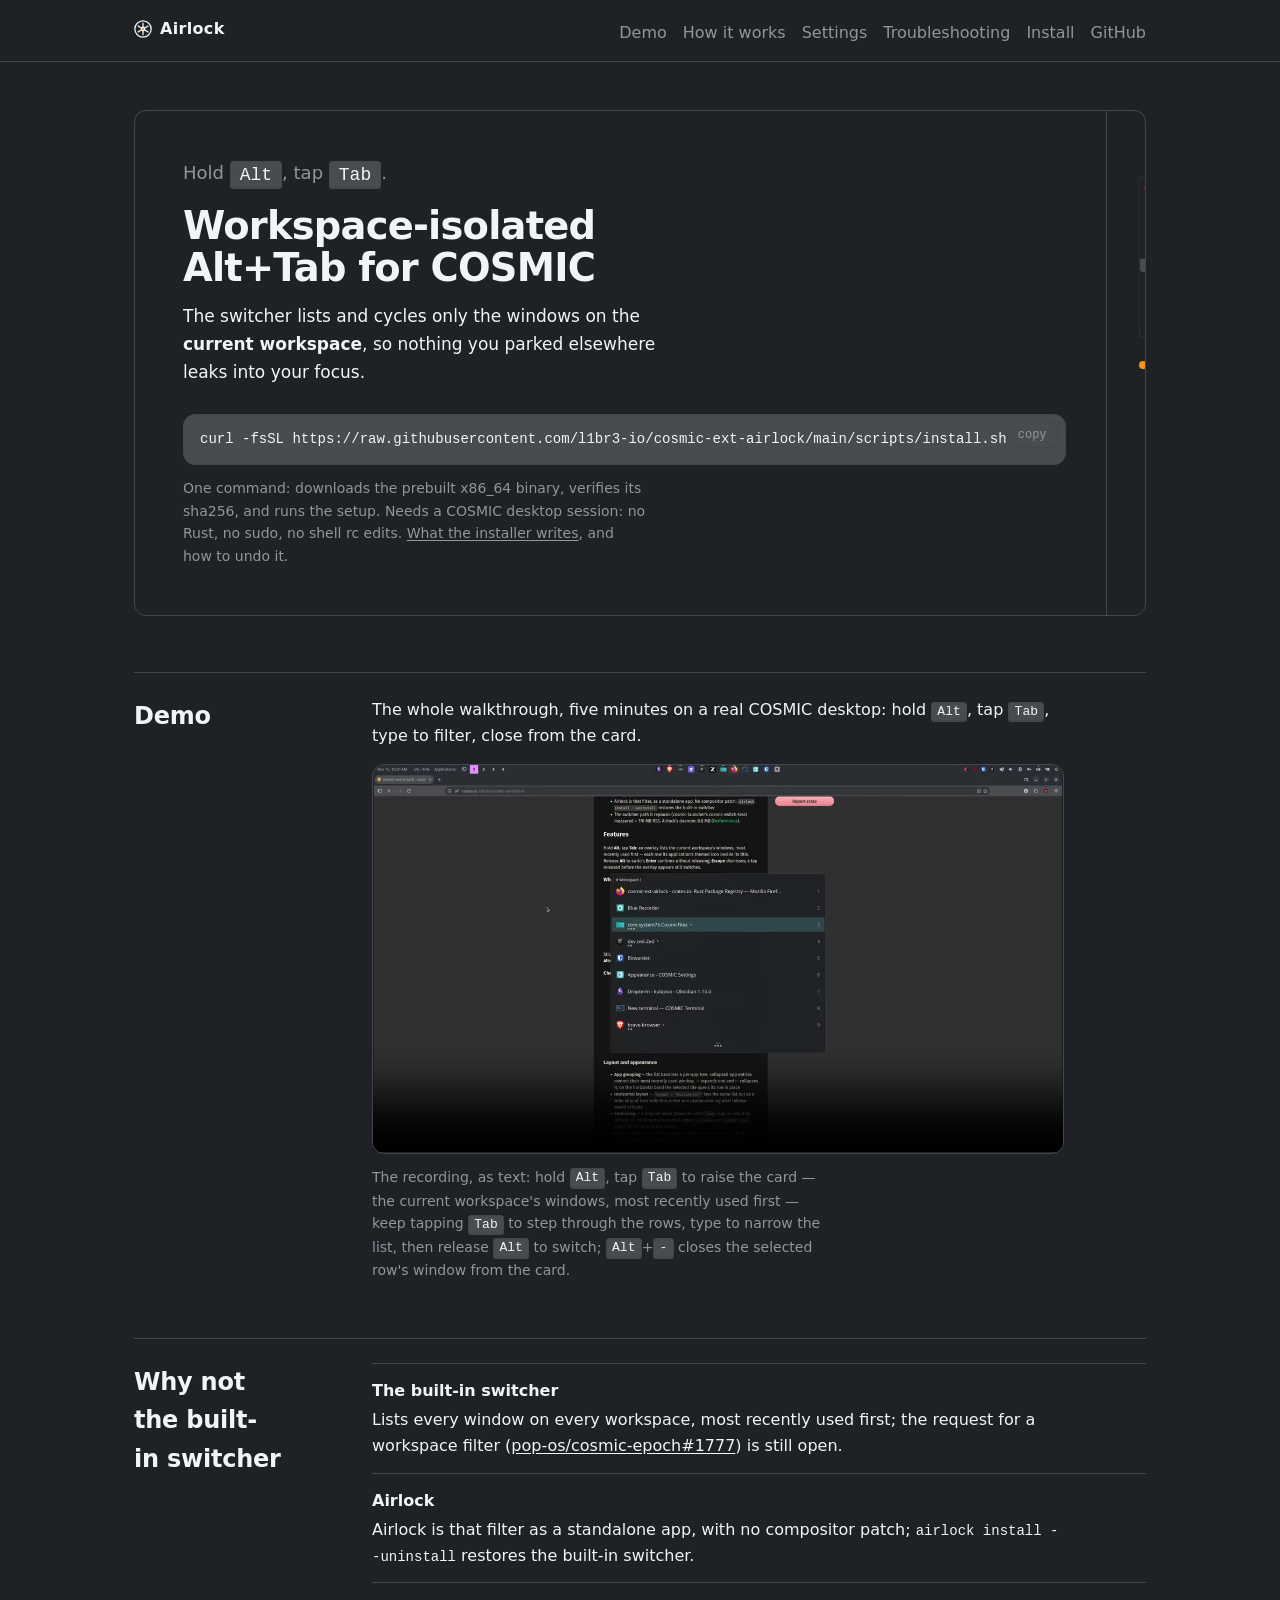
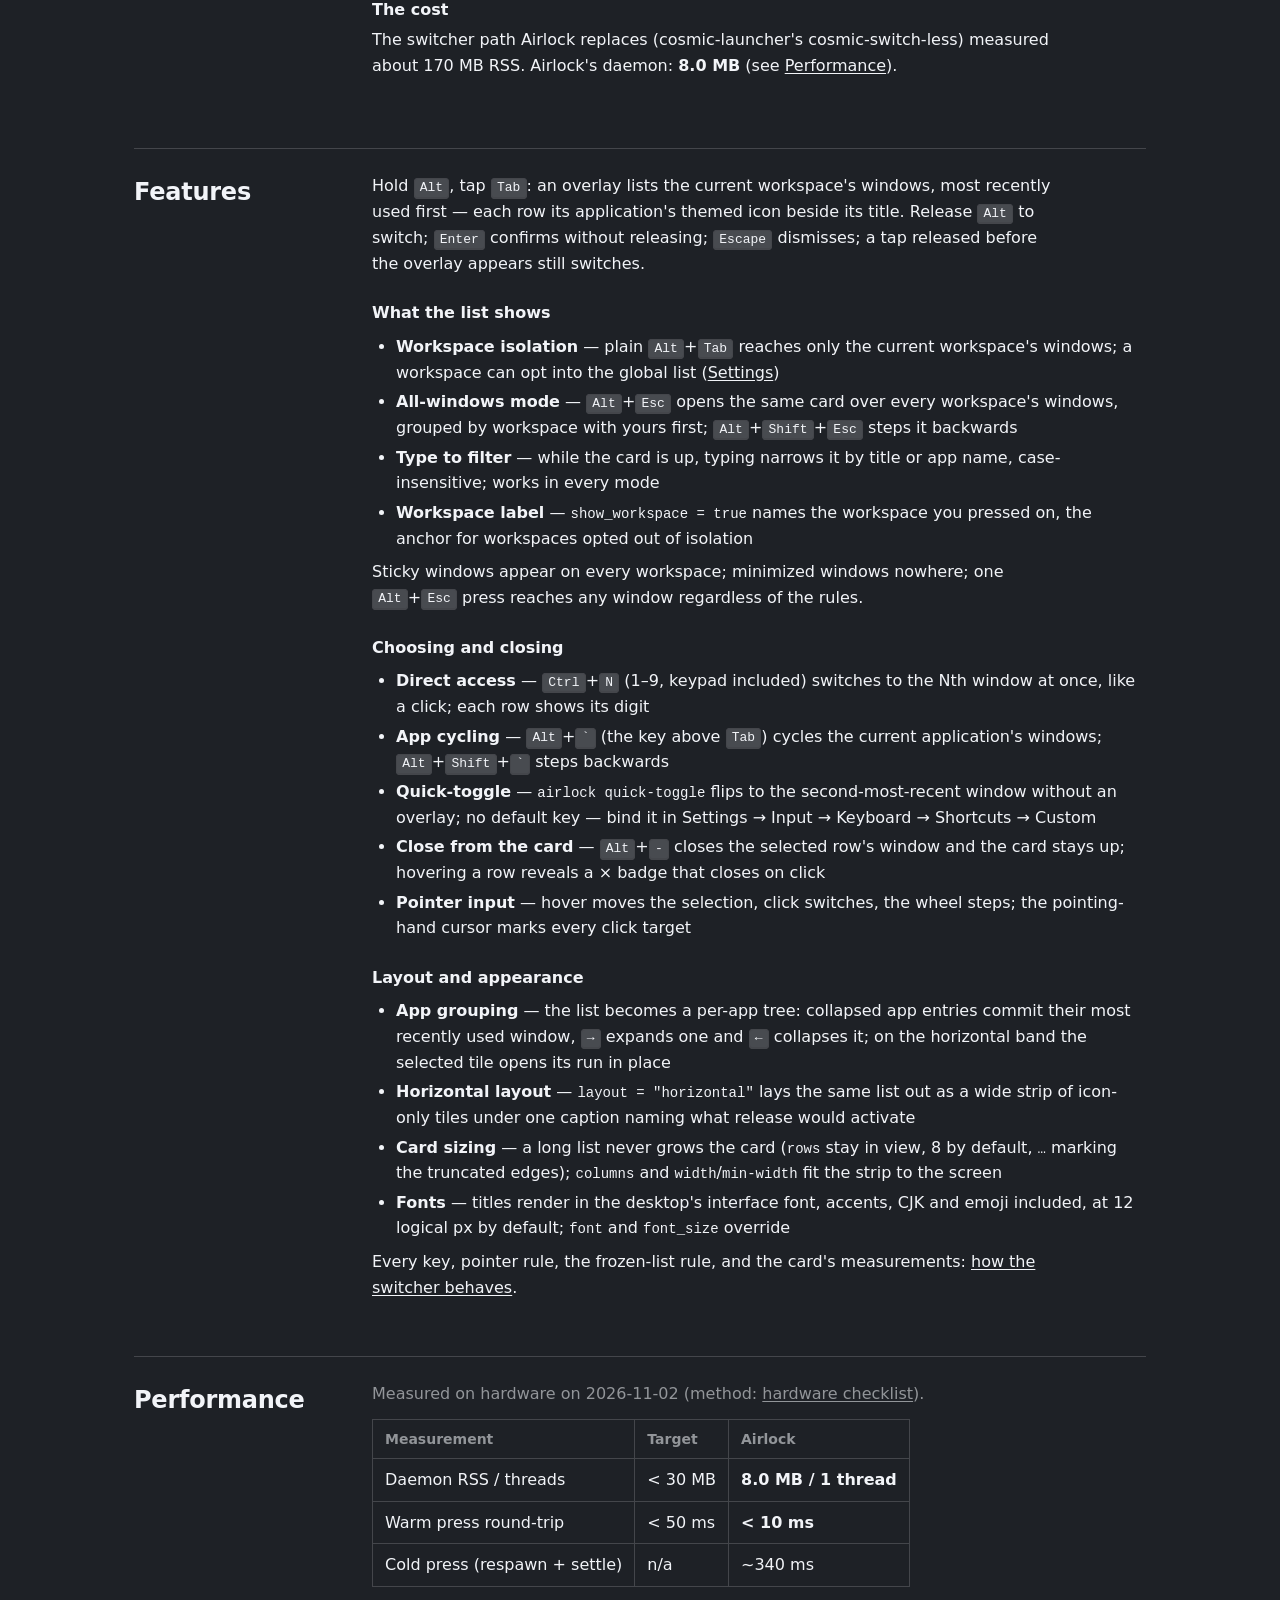
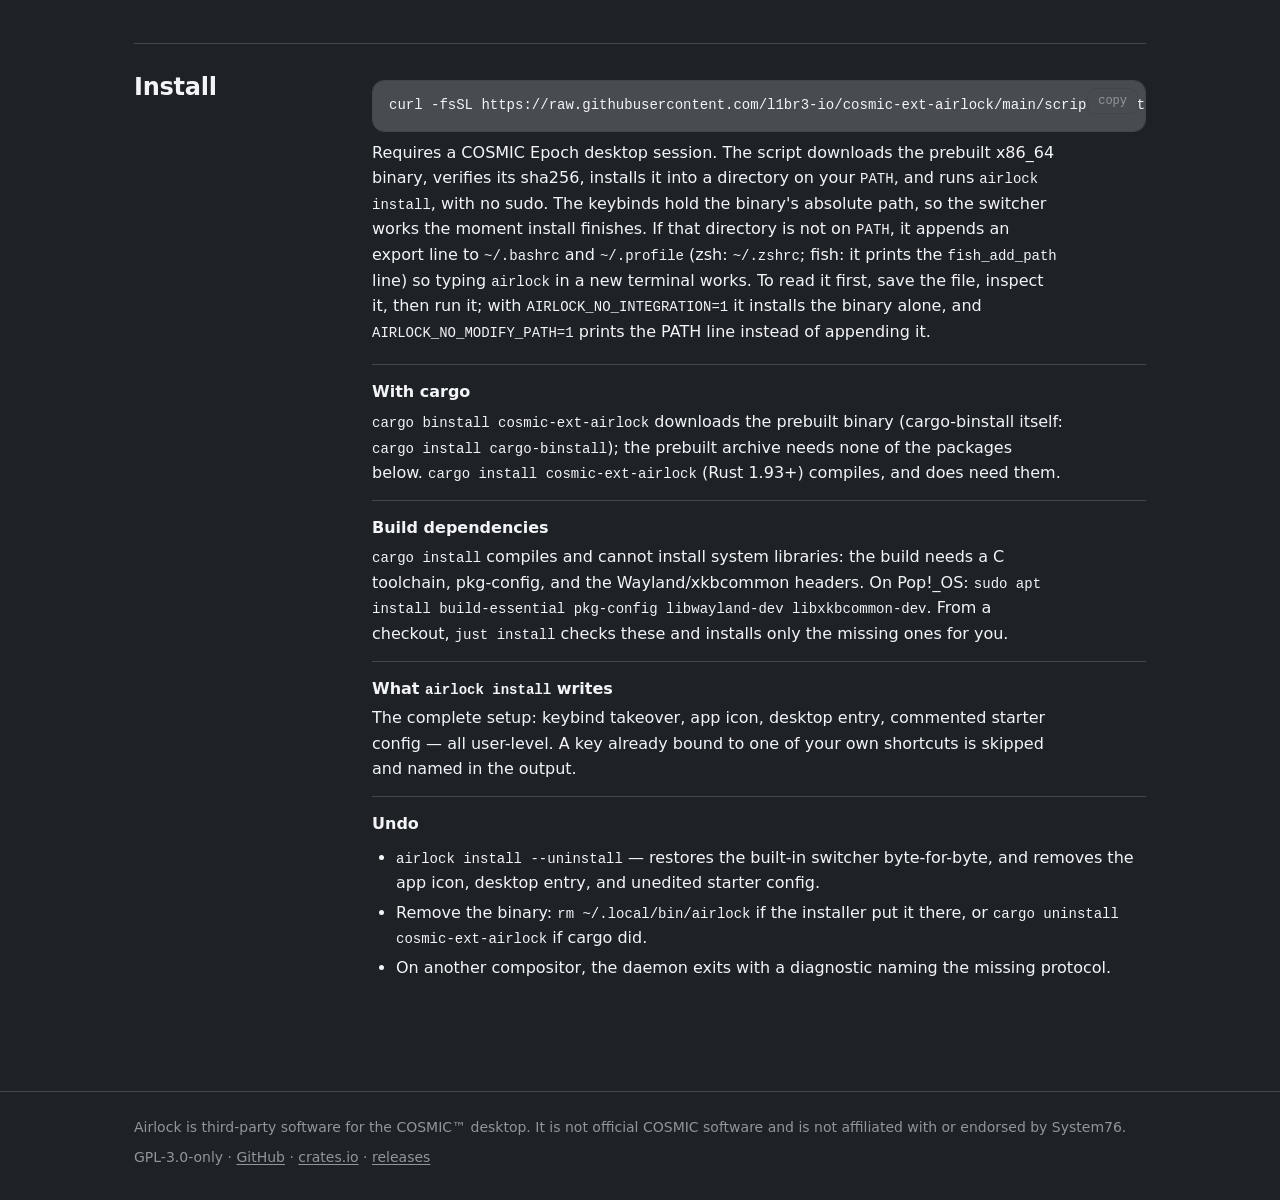
<file: site/index.html>
<!DOCTYPE html>
<html lang="en">
<head>
<meta charset="utf-8">
<meta name="viewport" content="width=device-width, initial-scale=1">
<meta name="theme-color" content="#1E2126">
<title>Airlock · Workspace-isolated Alt+Tab for COSMIC</title>
<meta name="description" content="Workspace-isolated Alt+Tab for the COSMIC desktop: the switcher lists and cycles only the windows on the current workspace, so nothing you parked elsewhere leaks into your focus.">
<link rel="icon" href="assets/favicon.svg" type="image/svg+xml">
<link rel="stylesheet" href="assets/style.css">
</head>
<body class="home">
<header>
  <div class="wrap">
    <a class="brand" href="index.html"><img src="assets/favicon.svg" width="18" height="18" alt="">Airlock</a>
    <nav>
      <a href="#demo">Demo</a>
      <a href="how-it-works.html">How it works</a>
      <a href="settings.html">Settings</a>
      <a href="troubleshooting.html">Troubleshooting</a>
      <a href="#install">Install</a>
      <a href="https://github.com/l1br3-io/cosmic-ext-airlock">GitHub</a>
    </nav>
  </div>
</header>
<main>
  <div class="wrap">
    <section class="hero">
      <div class="hero-copy">
        <p class="gesture">Hold <kbd>Alt</kbd>, tap <kbd>Tab</kbd>.</p>
        <h1>Workspace-isolated Alt+Tab for COSMIC</h1>
        <p class="lede">The switcher lists and cycles only the windows on the
        <strong>current workspace</strong>, so nothing you parked elsewhere
        leaks into your focus.</p>
        <div class="quick-install">
          <div class="cmd"><pre><code class="language-bash">curl -fsSL https://raw.githubusercontent.com/l1br3-io/cosmic-ext-airlock/main/scripts/install.sh | sh</code></pre><button class="copy" type="button" aria-label="Copy the install command">copy</button></div>
          <p class="fine">One command: downloads the prebuilt x86_64 binary,
          verifies its sha256, and runs the setup. Needs a COSMIC desktop
          session: no Rust, no sudo, no shell rc edits.
          <a href="#install">What the installer writes</a>, and how to
          undo it.</p>
        </div>
      </div>
      <figure class="hero-card">
        <img src="assets/overlay-card.png" width="316" height="584"
             alt="Airlock's Alt+Tab overlay with grouping on: a dark rounded card listing apps as entries — chevron, window-count pips, and a Ctrl digit per app — the selected app expanded to its window titles, ellipsis row below">
        <figcaption><span class="hub" aria-hidden="true"></span><span>Grouped
        by app: one entry per app, expanded to its windows
        (<code>grouping = true</code>).</span></figcaption>
      </figure>
    </section>

    <section id="demo" class="row-section">
      <h2>Demo</h2>
      <div>
        <p>The whole walkthrough, five minutes on a real COSMIC desktop:
        hold <kbd>Alt</kbd>, tap <kbd>Tab</kbd>, type to filter, close from
        the card.</p>
        <figure class="demo-video">
          <video controls preload="none" loading="lazy" poster="assets/demo-poster.jpg" width="1920" height="1080">
            <source src="assets/demo.webm" type="video/webm">
            <source src="assets/demo.mp4" type="video/mp4">
            <p>The recording can't play here. Download it:
            <a href="assets/demo.webm">WebM (9.4 MB)</a> or
            <a href="assets/demo.mp4">MP4 (15 MB)</a>.</p>
          </video>
          <figcaption class="fine">The recording, as text: hold
          <kbd>Alt</kbd>, tap <kbd>Tab</kbd> to raise the card — the current
          workspace's windows, most recently used first — keep tapping
          <kbd>Tab</kbd> to step through the rows, type to narrow the list,
          then release <kbd>Alt</kbd> to switch; <kbd>Alt</kbd>+<kbd>-</kbd>
          closes the selected row's window from the card.</figcaption>
        </figure>
      </div>
    </section>

    <section id="why" class="row-section">
      <h2>Why not the built-in switcher</h2>
      <div>
        <div class="rows">
          <div class="row">
            <h3>The built-in switcher</h3>
            <p>Lists every window on every workspace, most recently used
            first; the request for a workspace filter
            (<a href="https://github.com/pop-os/cosmic-epoch/issues/1777">pop-os/cosmic-epoch#1777</a>)
            is still open.</p>
          </div>
          <div class="row">
            <h3>Airlock</h3>
            <p>Airlock is that filter as a standalone app, with no compositor
            patch; <code>airlock install --uninstall</code> restores the
            built-in switcher.</p>
          </div>
          <div class="row">
            <h3>The cost</h3>
            <p>The switcher path Airlock replaces (cosmic-launcher's
            cosmic-switch-less) measured about 170 MB RSS. Airlock's daemon:
            <strong>8.0 MB</strong> (see
            <a href="#performance">Performance</a>).</p>
          </div>
        </div>
      </div>
    </section>

    <section id="features" class="row-section">
      <h2>Features</h2>
      <div>
        <p>Hold <kbd>Alt</kbd>, tap <kbd>Tab</kbd>: an overlay lists the
        current workspace's windows, most recently used first — each row its
        application's themed icon beside its title. Release <kbd>Alt</kbd> to
        switch; <kbd>Enter</kbd> confirms without releasing;
        <kbd>Escape</kbd> dismisses; a tap released before the overlay
        appears still switches.</p>

        <h3>What the list shows</h3>
        <ul>
          <li><strong>Workspace isolation</strong> — plain
          <kbd>Alt</kbd>+<kbd>Tab</kbd> reaches only the current
          workspace's windows; a workspace can opt into the global list
          (<a href="settings.html">Settings</a>)</li>
          <li><strong>All-windows mode</strong> —
          <kbd>Alt</kbd>+<kbd>Esc</kbd> opens the same card over every
          workspace's windows, grouped by workspace with yours first;
          <kbd>Alt</kbd>+<kbd>Shift</kbd>+<kbd>Esc</kbd> steps it
          backwards</li>
          <li><strong>Type to filter</strong> — while the card is up,
          typing narrows it by title or app name, case-insensitive; works
          in every mode</li>
          <li><strong>Workspace label</strong> —
          <code>show_workspace = true</code> names the workspace you
          pressed on, the anchor for workspaces opted out of isolation</li>
        </ul>
        <p>Sticky windows appear on every workspace; minimized windows
        nowhere; one <kbd>Alt</kbd>+<kbd>Esc</kbd> press reaches any window
        regardless of the rules.</p>

        <h3>Choosing and closing</h3>
        <ul>
          <li><strong>Direct access</strong> — <kbd>Ctrl</kbd>+<kbd>N</kbd>
          (1–9, keypad included) switches to the Nth window at once, like
          a click; each row shows its digit</li>
          <li><strong>App cycling</strong> — <kbd>Alt</kbd>+<kbd>`</kbd>
          (the key above <kbd>Tab</kbd>) cycles the current
          application's windows; <kbd>Alt</kbd>+<kbd>Shift</kbd>+<kbd>`</kbd>
          steps backwards</li>
          <li><strong>Quick-toggle</strong> —
          <code>airlock quick-toggle</code> flips to the second-most-recent
          window without an overlay; no default key — bind it in Settings →
          Input → Keyboard → Shortcuts → Custom</li>
          <li><strong>Close from the card</strong> —
          <kbd>Alt</kbd>+<kbd>-</kbd> closes the selected row's window and
          the card stays up; hovering a row reveals a × badge that closes
          on click</li>
          <li><strong>Pointer input</strong> — hover moves the selection,
          click switches, the wheel steps; the pointing-hand cursor marks
          every click target</li>
        </ul>

        <h3>Layout and appearance</h3>
        <ul>
          <li><strong>App grouping</strong> — the list becomes a per-app
          tree: collapsed app entries commit their most recently used
          window, <kbd>→</kbd> expands one and <kbd>←</kbd> collapses it;
          on the horizontal band the selected tile opens its run in
          place</li>
          <li><strong>Horizontal layout</strong> —
          <code>layout = "horizontal"</code> lays the same list out as a
          wide strip of icon-only tiles under one caption naming what
          release would activate</li>
          <li><strong>Card sizing</strong> — a long list never grows the
          card (<code>rows</code> stay in view, 8 by default,
          <code>…</code> marking the truncated edges); <code>columns</code>
          and <code>width</code>/<code>min-width</code> fit the strip to
          the screen</li>
          <li><strong>Fonts</strong> — titles render in the desktop's
          interface font, accents, CJK and emoji included, at 12 logical px
          by default; <code>font</code> and <code>font_size</code>
          override</li>
        </ul>

        <p>Every key, pointer rule, the frozen-list rule, and the card's
        measurements:
        <a href="how-it-works.html">how the switcher behaves</a>.</p>
      </div>
    </section>

    <section id="performance" class="row-section">
      <h2>Performance</h2>
      <div>
        <p class="muted">Measured on hardware on 2026-11-02 (method:
        <a href="https://github.com/l1br3-io/cosmic-ext-airlock/blob/main/docs/hardware-checklist.md">hardware checklist</a>).</p>
        <table>
          <thead>
            <tr><th>Measurement</th><th>Target</th><th>Airlock</th></tr>
          </thead>
          <tbody>
            <tr><td>Daemon RSS / threads</td><td>&lt; 30 MB</td><td><strong>8.0 MB / 1 thread</strong></td></tr>
            <tr><td>Warm press round-trip</td><td>&lt; 50 ms</td><td><strong>&lt; 10 ms</strong></td></tr>
            <tr><td>Cold press (respawn + settle)</td><td>n/a</td><td>~340 ms</td></tr>
          </tbody>
        </table>
      </div>
    </section>

    <section id="install" class="row-section">
      <h2>Install</h2>
      <div>
        <div class="cmd"><pre><code class="language-bash">curl -fsSL https://raw.githubusercontent.com/l1br3-io/cosmic-ext-airlock/main/scripts/install.sh | sh</code></pre><button class="copy" type="button" aria-label="Copy the install command">copy</button></div>
        <p>Requires a COSMIC Epoch desktop session. The script downloads the
        prebuilt x86_64 binary, verifies its sha256, installs it into a
        directory on your <code>PATH</code>, and runs
        <code>airlock install</code>, with no sudo. The keybinds hold the
        binary's absolute path, so the switcher works the moment install
        finishes. If that directory is not on <code>PATH</code>, it
        appends an export line to <code>~/.bashrc</code> and
        <code>~/.profile</code> (zsh: <code>~/.zshrc</code>; fish: it
        prints the <code>fish_add_path</code> line) so typing
        <code>airlock</code> in a new terminal works. To read it
        first, save the file, inspect it, then run it; with
        <code>AIRLOCK_NO_INTEGRATION=1</code> it installs the binary alone,
        and <code>AIRLOCK_NO_MODIFY_PATH=1</code> prints the PATH line
        instead of appending it.</p>
        <div class="rows">
          <div class="row">
            <h3>With cargo</h3>
            <p><code>cargo binstall cosmic-ext-airlock</code> downloads the
            prebuilt binary (cargo-binstall itself:
            <code>cargo install cargo-binstall</code>); the prebuilt archive
            needs none of the packages below. <code>cargo install
            cosmic-ext-airlock</code> (Rust 1.93+) compiles, and does need
            them.</p>
          </div>
          <div class="row">
            <h3>Build dependencies</h3>
            <p><code>cargo install</code> compiles and cannot install system
            libraries: the build needs a C toolchain, pkg-config, and the
            Wayland/xkbcommon headers. On Pop!_OS:
            <code>sudo apt install build-essential pkg-config libwayland-dev
            libxkbcommon-dev</code>. From a checkout, <code>just install</code>
            checks these and installs only the missing ones for you.</p>
          </div>
          <div class="row">
            <h3>What <code>airlock install</code> writes</h3>
            <p>The complete setup: keybind takeover, app icon, desktop entry,
            commented starter config — all user-level. A key already bound to
            one of your own shortcuts is skipped and named in the output.</p>
          </div>
          <div class="row">
            <h3>Undo</h3>
            <ul>
              <li><code>airlock install --uninstall</code> — restores the
              built-in switcher byte-for-byte, and removes the app icon,
              desktop entry, and unedited starter config.</li>
              <li>Remove the binary: <code>rm ~/.local/bin/airlock</code> if
              the installer put it there, or
              <code>cargo uninstall cosmic-ext-airlock</code> if cargo did.</li>
              <li>On another compositor, the daemon exits with a diagnostic
              naming the missing protocol.</li>
            </ul>
          </div>
        </div>
      </div>
    </section>
  </div>
</main>
<footer>
  <div class="wrap">
    <p>Airlock is third-party software for the COSMIC™ desktop. It is not
    official COSMIC software and is not affiliated with or endorsed by
    System76.</p>
    <p>GPL-3.0-only ·
    <a href="https://github.com/l1br3-io/cosmic-ext-airlock">GitHub</a> ·
    <a href="https://crates.io/crates/cosmic-ext-airlock">crates.io</a> ·
    <a href="https://github.com/l1br3-io/cosmic-ext-airlock/releases">releases</a></p>
  </div>
</footer>
<script>
// The copy buttons on the two install commands: one label, one state —
// "copy" while waiting, "copied" for a beat after. Falls back to a
// selection-based copy where the clipboard API is unavailable.
document.querySelectorAll('.copy').forEach(function (b) {
  b.addEventListener('click', function () {
    var code = b.parentElement.querySelector('pre code');
    var done = function () {
      b.textContent = 'copied';
      b.classList.add('did');
      setTimeout(function () {
        b.textContent = 'copy';
        b.classList.remove('did');
      }, 1600);
    };
    if (navigator.clipboard && navigator.clipboard.writeText) {
      navigator.clipboard.writeText(code.textContent).then(done, function () { fallback(); });
    } else {
      fallback();
    }
    function fallback() {
      var r = document.createRange();
      r.selectNodeContents(code);
      var s = window.getSelection();
      s.removeAllRanges();
      s.addRange(r);
      try { if (document.execCommand('copy')) done(); } catch (e) {}
      s.removeAllRanges();
    }
  });
});
</script>
</body>
</html>
</file>
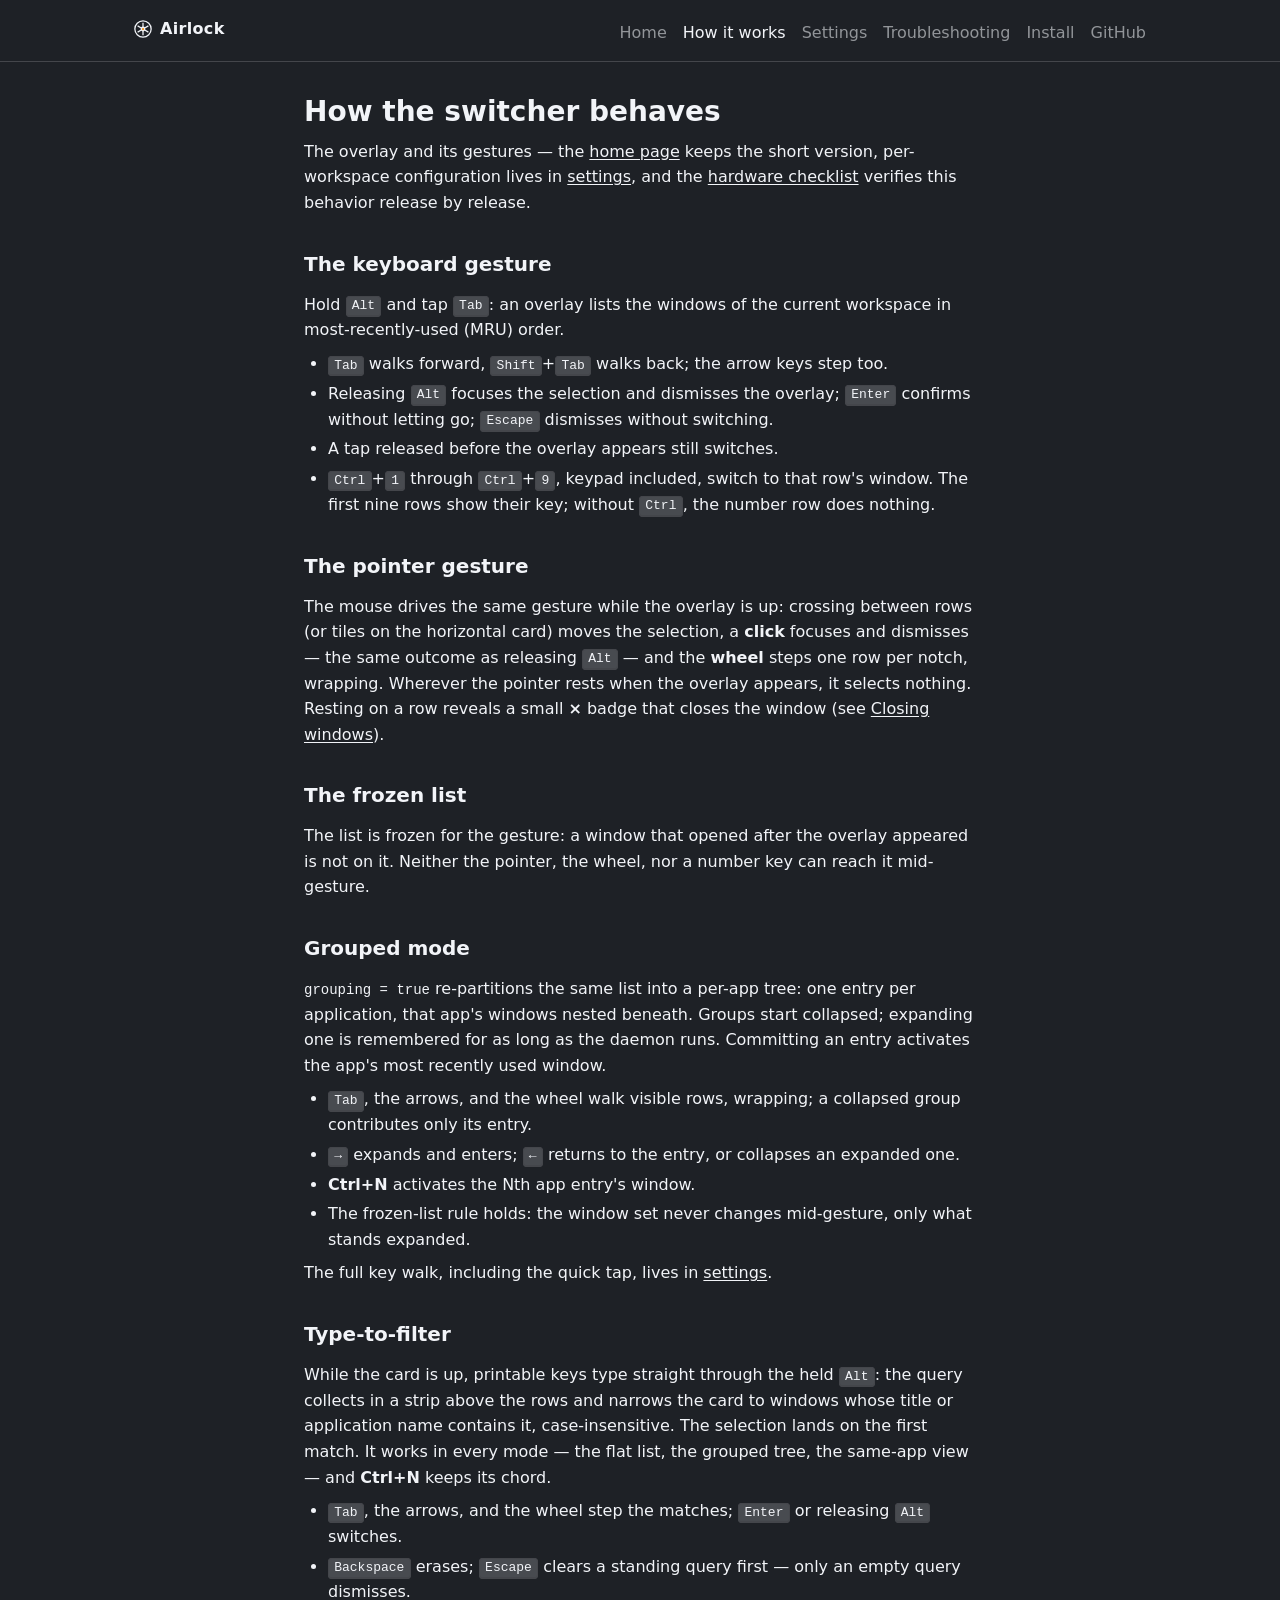
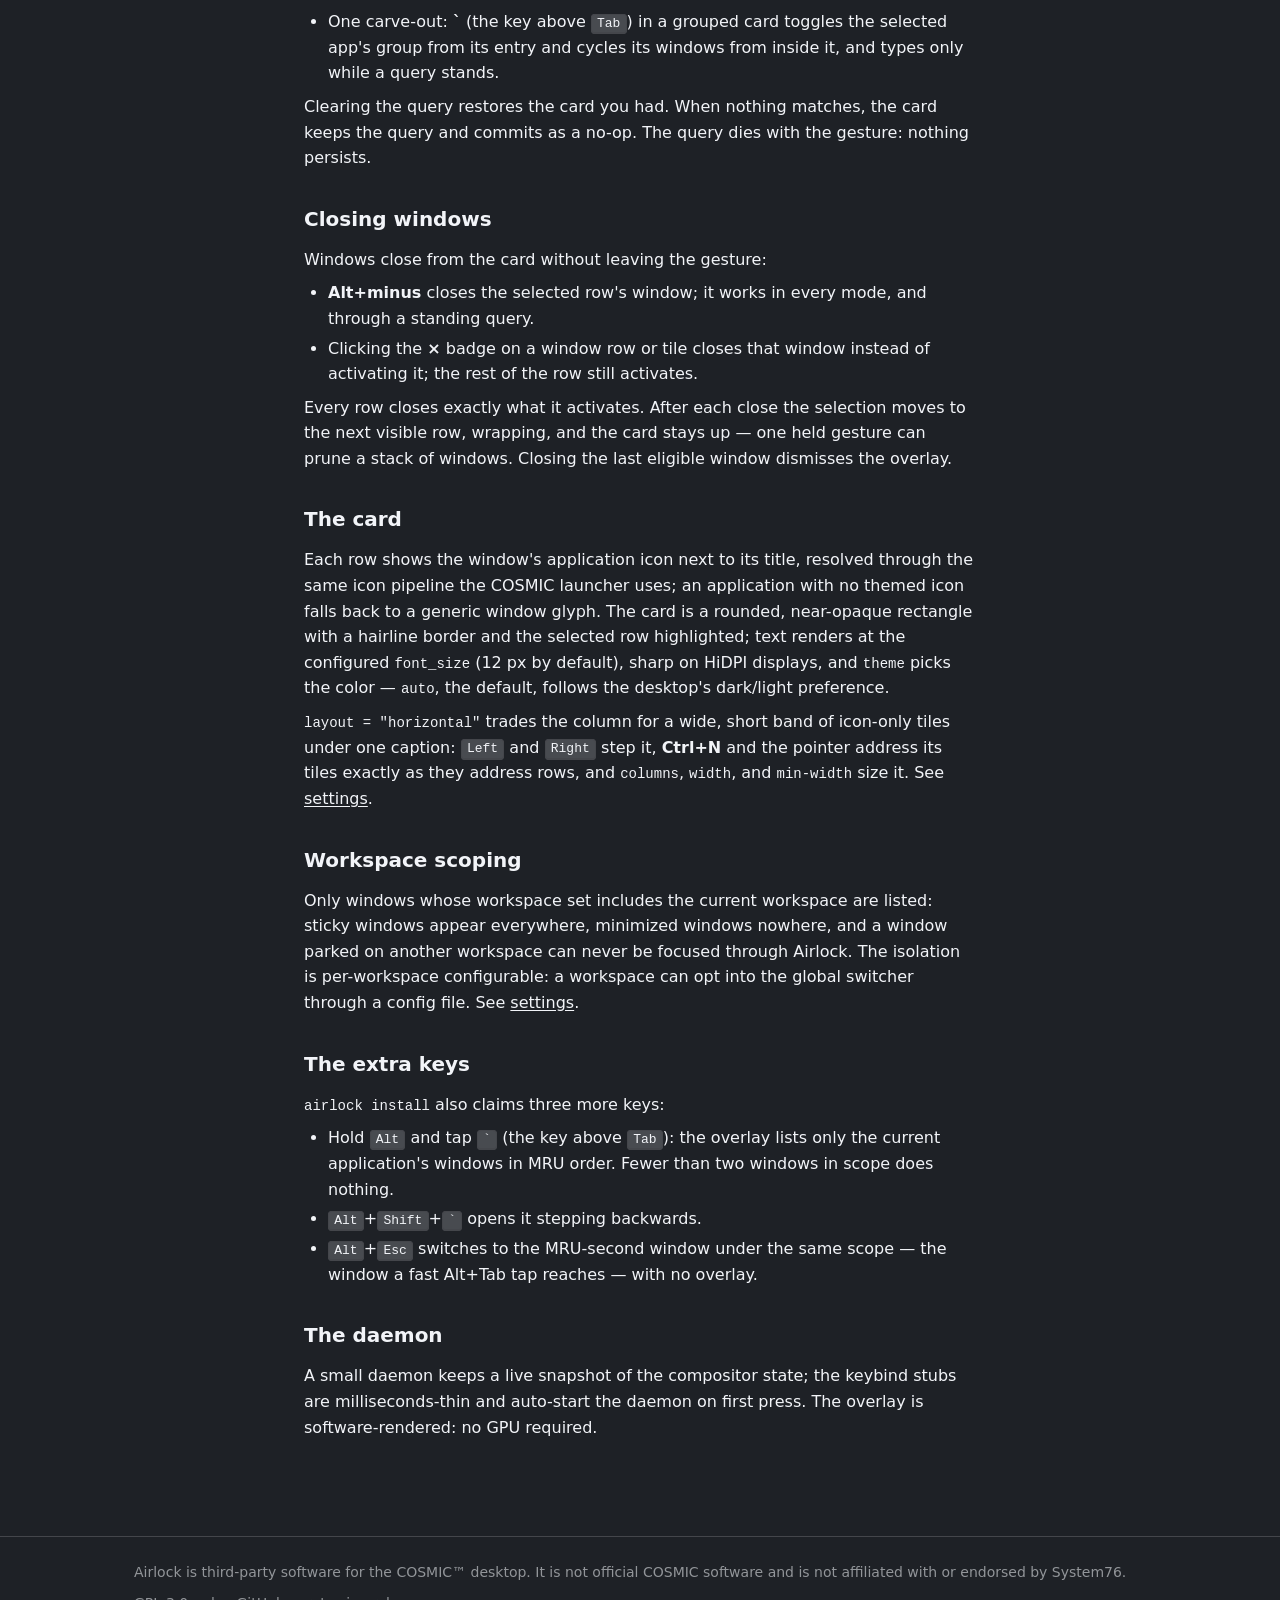
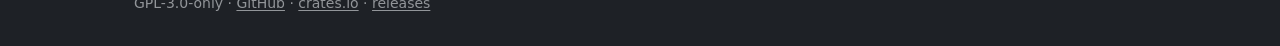
<file: site/how-it-works.html>
<!DOCTYPE html>
<html lang="en">
<head>
<meta charset="utf-8">
<meta name="viewport" content="width=device-width, initial-scale=1">
<meta name="theme-color" content="#1E2126">
<title>How the switcher behaves — Airlock</title>
<meta name="description" content="Airlock's overlay and its gestures: the keyboard and pointer gesture, the frozen list, grouping, type-to-filter, closing windows, the card, and the extra keys.">
<link rel="icon" href="assets/favicon.svg" type="image/svg+xml">
<link rel="stylesheet" href="assets/style.css">
</head>
<body>
<header>
  <div class="wrap">
    <a class="brand" href="index.html"><img src="assets/favicon.svg" width="18" height="18" alt="">Airlock</a>
    <nav>
      <a href="index.html">Home</a>
      <a href="how-it-works.html" aria-current="page">How it works</a>
      <a href="settings.html">Settings</a>
      <a href="troubleshooting.html">Troubleshooting</a>
      <a href="index.html#install">Install</a>
      <a href="https://github.com/l1br3-io/cosmic-ext-airlock">GitHub</a>
    </nav>
  </div>
</header>
<main>
  <div class="wrap">
    <h1>How the switcher behaves</h1>
    <p>The overlay and its gestures — the <a href="index.html">home
    page</a> keeps the short version, per-workspace configuration lives in
    <a href="settings.html">settings</a>, and the
    <a href="https://github.com/l1br3-io/cosmic-ext-airlock/blob/main/docs/hardware-checklist.md">hardware
    checklist</a> verifies this behavior release by release.</p>

    <section id="the-keyboard-gesture">
      <h2>The keyboard gesture</h2>
      <p>Hold <kbd>Alt</kbd> and tap <kbd>Tab</kbd>: an overlay lists the
      windows of the current workspace in most-recently-used (MRU) order.</p>
      <ul>
        <li><kbd>Tab</kbd> walks forward, <kbd>Shift</kbd>+<kbd>Tab</kbd>
        walks back; the arrow keys step too.</li>
        <li>Releasing <kbd>Alt</kbd> focuses the selection and dismisses the
        overlay; <kbd>Enter</kbd> confirms without letting go;
        <kbd>Escape</kbd> dismisses without switching.</li>
        <li>A tap released before the overlay appears still switches.</li>
        <li><kbd>Ctrl</kbd>+<kbd>1</kbd> through <kbd>Ctrl</kbd>+<kbd>9</kbd>,
        keypad included, switch to that row's window. The first nine rows
        show their key; without <kbd>Ctrl</kbd>, the number row does
        nothing.</li>
      </ul>
    </section>

    <section id="the-pointer-gesture">
      <h2>The pointer gesture</h2>
      <p>The mouse drives the same gesture while the overlay is up: crossing
      between rows (or tiles on the horizontal card) moves the selection, a
      <strong>click</strong> focuses and dismisses — the same outcome as
      releasing <kbd>Alt</kbd> — and the <strong>wheel</strong> steps one row
      per notch, wrapping. Wherever the pointer rests when the overlay
      appears, it selects nothing. Resting on a row reveals a small
      <strong>×</strong> badge that closes the window (see
      <a href="#closing-windows">Closing windows</a>).</p>
    </section>

    <section id="the-frozen-list">
      <h2>The frozen list</h2>
      <p>The list is frozen for the gesture: a window that opened after the
      overlay appeared is not on it. Neither the pointer, the wheel, nor a
      number key can reach it mid-gesture.</p>
    </section>

    <section id="grouped-mode">
      <h2>Grouped mode</h2>
      <p><code>grouping = true</code> re-partitions the same list into a
      per-app tree: one entry per application, that app's windows nested
      beneath. Groups start collapsed; expanding one is remembered for as
      long as the daemon runs. Committing an entry activates the app's most
      recently used window.</p>
      <ul>
        <li><kbd>Tab</kbd>, the arrows, and the wheel walk visible rows,
        wrapping; a collapsed group contributes only its entry.</li>
        <li><kbd>→</kbd> expands and enters; <kbd>←</kbd> returns to the
        entry, or collapses an expanded one.</li>
        <li><strong>Ctrl+N</strong> activates the Nth app entry's window.</li>
        <li>The frozen-list rule holds: the window set never changes
        mid-gesture, only what stands expanded.</li>
      </ul>
      <p>The full key walk, including the quick tap, lives in
      <a href="settings.html#grouping">settings</a>.</p>
    </section>

    <section id="type-to-filter">
      <h2>Type-to-filter</h2>
      <p>While the card is up, printable keys type straight through the held
      <kbd>Alt</kbd>: the query collects in a strip above the rows and
      narrows the card to windows whose title or application name contains
      it, case-insensitive. The selection lands on the first match. It works
      in every mode — the flat list, the grouped tree, the same-app view —
      and <strong>Ctrl+N</strong> keeps its chord.</p>
      <ul>
        <li><kbd>Tab</kbd>, the arrows, and the wheel step the matches;
        <kbd>Enter</kbd> or releasing <kbd>Alt</kbd> switches.</li>
        <li><kbd>Backspace</kbd> erases; <kbd>Escape</kbd> clears a standing
        query first — only an empty query dismisses.</li>
        <li>One carve-out: <strong>`</strong> (the key above
        <kbd>Tab</kbd>) in a grouped card toggles the selected app's group
        from its entry and cycles its windows from inside it, and types only
        while a query stands.</li>
      </ul>
      <p>Clearing the query restores the card you had. When nothing matches,
      the card keeps the query and commits as a no-op. The query dies with
      the gesture: nothing persists.</p>
    </section>

    <section id="closing-windows">
      <h2>Closing windows</h2>
      <p>Windows close from the card without leaving the gesture:</p>
      <ul>
        <li><strong>Alt+minus</strong> closes the selected row's window;
        it works in every mode, and through a standing query.</li>
        <li>Clicking the <strong>×</strong> badge on a window row or tile
        closes that window instead of activating it; the rest of the row
        still activates.</li>
      </ul>
      <p>Every row closes exactly what it activates. After each close the
      selection moves to the next visible row, wrapping, and the card stays
      up — one held gesture can prune a stack of windows. Closing the last
      eligible window dismisses the overlay.</p>
    </section>

    <section id="the-card">
      <h2>The card</h2>
      <p>Each row shows the window's application icon next to its title,
      resolved through the same icon pipeline the COSMIC launcher uses; an
      application with no themed icon falls back to a generic window glyph.
      The card is a rounded, near-opaque rectangle with a hairline border
      and the selected row highlighted; text renders at the configured
      <code>font_size</code> (12 px by default), sharp on HiDPI displays,
      and <code>theme</code> picks the color — <code>auto</code>, the
      default, follows the desktop's dark/light preference.</p>
      <p><code>layout = "horizontal"</code> trades the column for a wide,
      short band of icon-only tiles under one caption: <kbd>Left</kbd> and
      <kbd>Right</kbd> step it, <strong>Ctrl+N</strong> and the pointer
      address its tiles exactly as they address rows, and
      <code>columns</code>, <code>width</code>, and <code>min-width</code>
      size it. See <a href="settings.html#keys">settings</a>.</p>
    </section>

    <section id="workspace-scoping">
      <h2>Workspace scoping</h2>
      <p>Only windows whose workspace set includes the current workspace are
      listed: sticky windows appear everywhere, minimized windows nowhere,
      and a window parked on another workspace can never be focused through
      Airlock. The isolation is per-workspace configurable: a workspace can
      opt into the global switcher through a config file. See
      <a href="settings.html">settings</a>.</p>
    </section>

    <section id="the-extra-keys">
      <h2>The extra keys</h2>
      <p><code>airlock install</code> also claims three more keys:</p>
      <ul>
        <li>Hold <kbd>Alt</kbd> and tap <kbd>`</kbd> (the key above
        <kbd>Tab</kbd>): the overlay lists only the current application's
        windows in MRU order. Fewer than two windows in scope does
        nothing.</li>
        <li><kbd>Alt</kbd>+<kbd>Shift</kbd>+<kbd>`</kbd> opens it
        stepping backwards.</li>
        <li><kbd>Alt</kbd>+<kbd>Esc</kbd> switches to the MRU-second window
        under the same scope — the window a fast Alt+Tab tap reaches — with
        no overlay.</li>
      </ul>
    </section>

    <section id="the-daemon">
      <h2>The daemon</h2>
      <p>A small daemon keeps a live snapshot of the compositor state; the
      keybind stubs are milliseconds-thin and auto-start the daemon on first
      press. The overlay is software-rendered: no GPU required.</p>
    </section>
  </div>
</main>
<footer>
  <div class="wrap">
    <p>Airlock is third-party software for the COSMIC™ desktop. It is not
    official COSMIC software and is not affiliated with or endorsed by
    System76.</p>
    <p>GPL-3.0-only ·
    <a href="https://github.com/l1br3-io/cosmic-ext-airlock">GitHub</a> ·
    <a href="https://crates.io/crates/cosmic-ext-airlock">crates.io</a> ·
    <a href="https://github.com/l1br3-io/cosmic-ext-airlock/releases">releases</a></p>
  </div>
</footer>
</body>
</html>
</file>
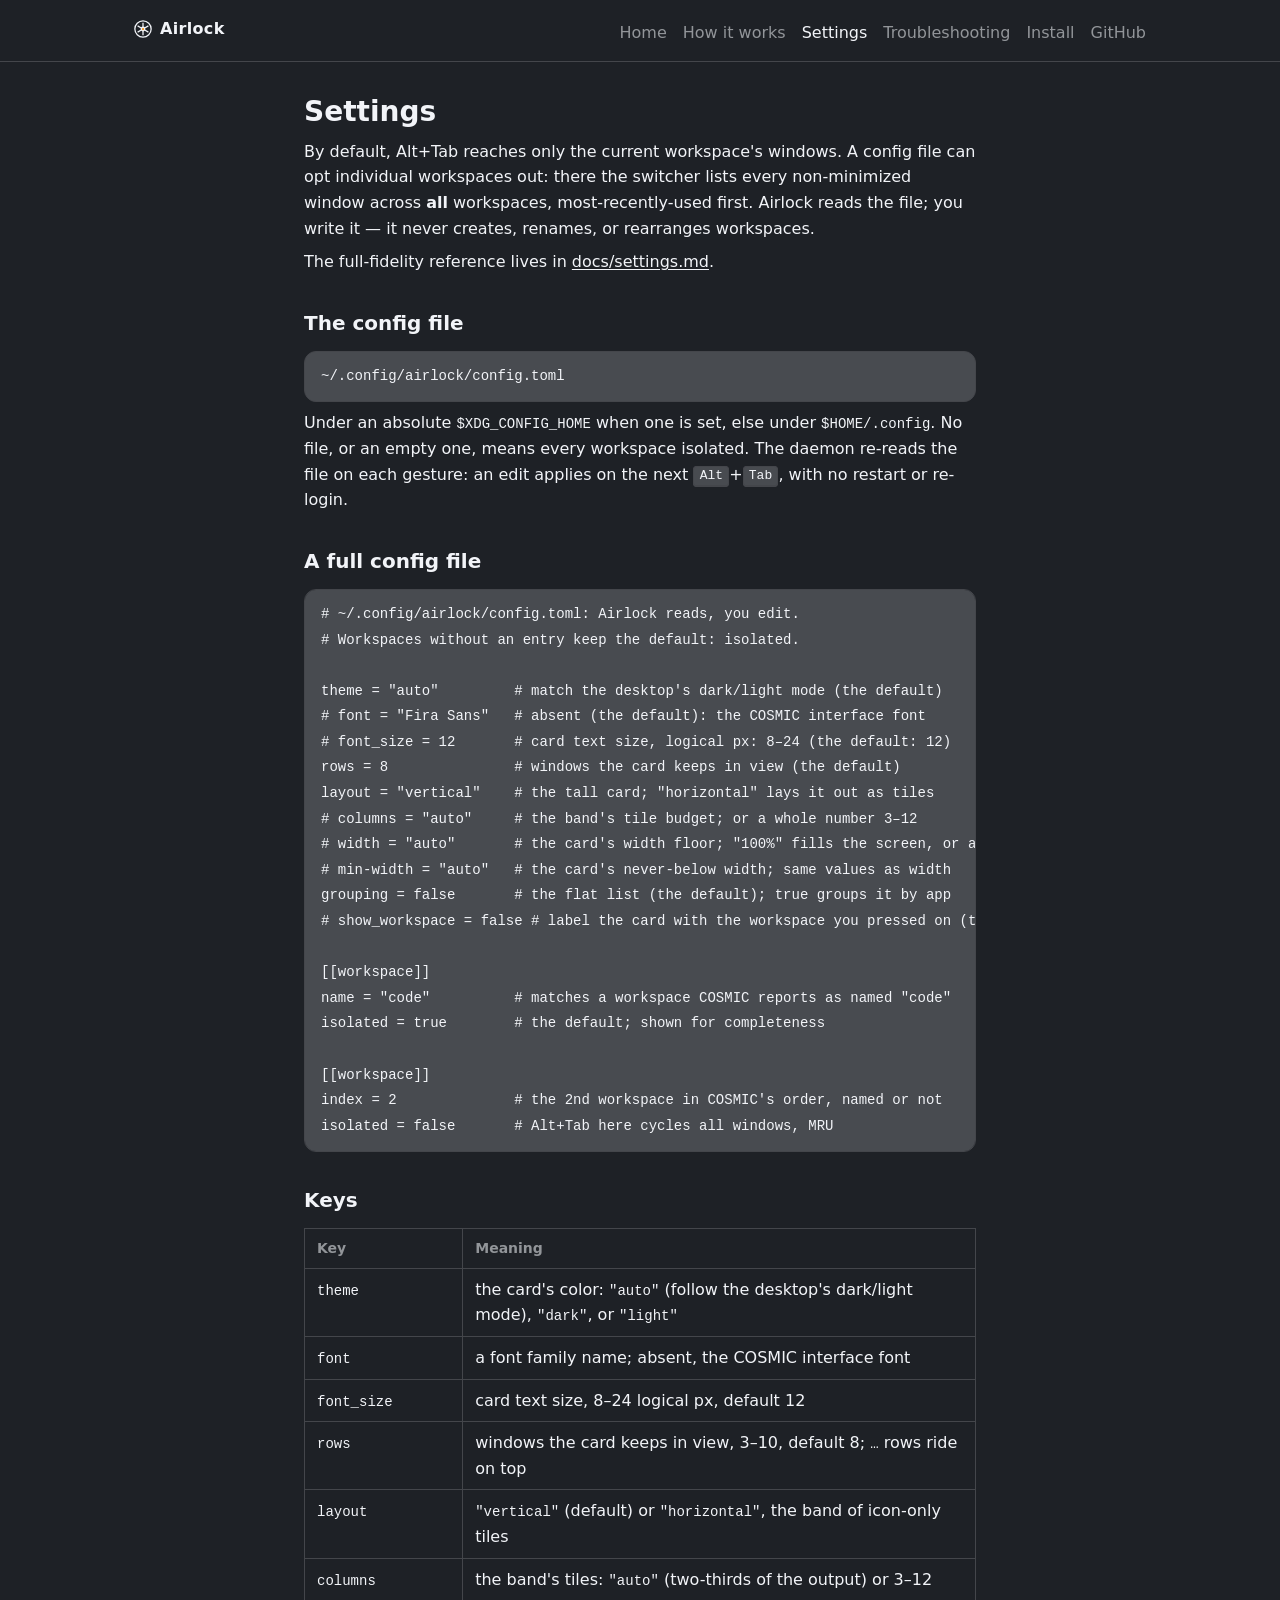
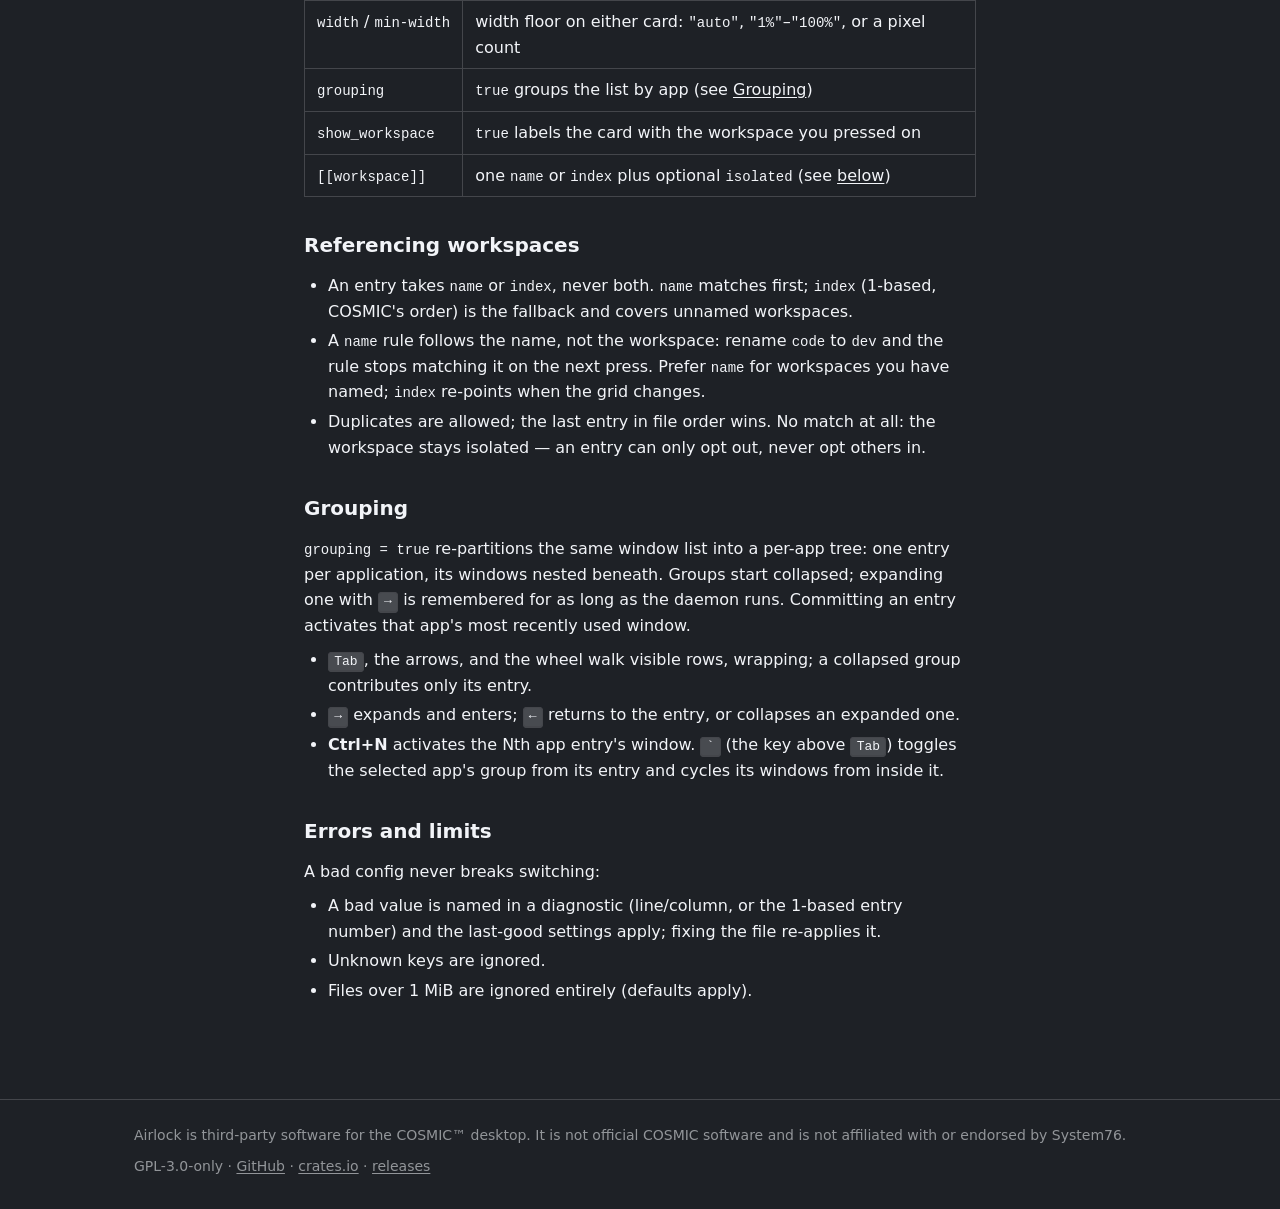
<file: site/settings.html>
<!DOCTYPE html>
<html lang="en">
<head>
<meta charset="utf-8">
<meta name="viewport" content="width=device-width, initial-scale=1">
<meta name="theme-color" content="#1E2126">
<title>Settings · Airlock</title>
<meta name="description" content="Airlock's per-workspace configuration: opt workspaces out of isolation, pick the card's theme, layout, and size — the config file, the keys, and the error rules.">
<link rel="icon" href="assets/favicon.svg" type="image/svg+xml">
<link rel="stylesheet" href="assets/style.css">
</head>
<body>
<header>
  <div class="wrap">
    <a class="brand" href="index.html"><img src="assets/favicon.svg" width="18" height="18" alt="">Airlock</a>
    <nav>
      <a href="index.html">Home</a>
      <a href="how-it-works.html">How it works</a>
      <a href="settings.html" aria-current="page">Settings</a>
      <a href="troubleshooting.html">Troubleshooting</a>
      <a href="index.html#install">Install</a>
      <a href="https://github.com/l1br3-io/cosmic-ext-airlock">GitHub</a>
    </nav>
  </div>
</header>
<main>
  <div class="wrap">
    <h1>Settings</h1>
    <p>By default, Alt+Tab reaches only the current workspace's windows. A
    config file can opt individual workspaces out: there the switcher lists
    every non-minimized window across <strong>all</strong> workspaces,
    most-recently-used first. Airlock reads the file; you write it — it never
    creates, renames, or rearranges workspaces.</p>
    <p>The full-fidelity reference lives in
    <a href="https://github.com/l1br3-io/cosmic-ext-airlock/blob/main/docs/settings.md">docs/settings.md</a>.</p>

    <section id="the-file">
      <h2>The config file</h2>
      <pre><code>~/.config/airlock/config.toml</code></pre>
      <p>Under an absolute <code>$XDG_CONFIG_HOME</code> when one is set, else
      under <code>$HOME/.config</code>. No file, or an empty one, means every
      workspace isolated. The daemon re-reads the file on each gesture: an
      edit applies on the next <kbd>Alt</kbd>+<kbd>Tab</kbd>, with no restart
      or re-login.</p>
    </section>

    <section id="example">
      <h2>A full config file</h2>
      <pre><code class="language-toml"># ~/.config/airlock/config.toml: Airlock reads, you edit.
# Workspaces without an entry keep the default: isolated.

theme = "auto"         # match the desktop's dark/light mode (the default)
# font = "Fira Sans"   # absent (the default): the COSMIC interface font
# font_size = 12       # card text size, logical px: 8–24 (the default: 12)
rows = 8               # windows the card keeps in view (the default)
layout = "vertical"    # the tall card; "horizontal" lays it out as tiles
# columns = "auto"     # the band's tile budget; or a whole number 3–12
# width = "auto"       # the card's width floor; "100%" fills the screen, or a pixel count
# min-width = "auto"   # the card's never-below width; same values as width
grouping = false       # the flat list (the default); true groups it by app
# show_workspace = false # label the card with the workspace you pressed on (the default: false)

[[workspace]]
name = "code"          # matches a workspace COSMIC reports as named "code"
isolated = true        # the default; shown for completeness

[[workspace]]
index = 2              # the 2nd workspace in COSMIC's order, named or not
isolated = false       # Alt+Tab here cycles all windows, MRU</code></pre>
    </section>

    <section id="keys">
      <h2>Keys</h2>
      <table class="keys">
        <thead>
          <tr><th>Key</th><th>Meaning</th></tr>
        </thead>
        <tbody>
          <tr><td><code>theme</code></td><td>the card's color: <code>"auto"</code> (follow the desktop's dark/light mode), <code>"dark"</code>, or <code>"light"</code></td></tr>
          <tr><td><code>font</code></td><td>a font family name; absent, the COSMIC interface font</td></tr>
          <tr><td><code>font_size</code></td><td>card text size, 8–24 logical px, default 12</td></tr>
          <tr><td><code>rows</code></td><td>windows the card keeps in view, 3–10, default 8; <code>…</code> rows ride on top</td></tr>
          <tr><td><code>layout</code></td><td><code>"vertical"</code> (default) or <code>"horizontal"</code>, the band of icon-only tiles</td></tr>
          <tr><td><code>columns</code></td><td>the band's tiles: <code>"auto"</code> (two-thirds of the output) or 3–12</td></tr>
          <tr><td><code>width</code> / <code>min-width</code></td><td>width floor on either card: <code>"auto"</code>, <code>"1%"</code>–<code>"100%"</code>, or a pixel count</td></tr>
          <tr><td><code>grouping</code></td><td><code>true</code> groups the list by app (see <a href="#grouping">Grouping</a>)</td></tr>
          <tr><td><code>show_workspace</code></td><td><code>true</code> labels the card with the workspace you pressed on</td></tr>
          <tr><td><code>[[workspace]]</code></td><td>one <code>name</code> or <code>index</code> plus optional <code>isolated</code> (see <a href="#referencing-workspaces">below</a>)</td></tr>
        </tbody>
      </table>
    </section>

    <section id="referencing-workspaces">
      <h2>Referencing workspaces</h2>
      <ul>
        <li>An entry takes <code>name</code> or <code>index</code>, never
        both. <code>name</code> matches first; <code>index</code> (1-based,
        COSMIC's order) is the fallback and covers unnamed workspaces.</li>
        <li>A <code>name</code> rule follows the name, not the workspace:
        rename <code>code</code> to <code>dev</code> and the rule stops
        matching it on the next press. Prefer <code>name</code> for
        workspaces you have named; <code>index</code> re-points when the grid
        changes.</li>
        <li>Duplicates are allowed; the last entry in file order wins. No
        match at all: the workspace stays isolated — an entry can only opt
        out, never opt others in.</li>
      </ul>
    </section>

    <section id="grouping">
      <h2>Grouping</h2>
      <p><code>grouping = true</code> re-partitions the same window list into
      a per-app tree: one entry per application, its windows nested beneath.
      Groups start collapsed; expanding one with <kbd>→</kbd> is remembered
      for as long as the daemon runs. Committing an entry activates that
      app's most recently used window.</p>
      <ul>
        <li><kbd>Tab</kbd>, the arrows, and the wheel walk visible rows,
        wrapping; a collapsed group contributes only its entry.</li>
        <li><kbd>→</kbd> expands and enters; <kbd>←</kbd> returns to the
        entry, or collapses an expanded one.</li>
        <li><strong>Ctrl+N</strong> activates the Nth app entry's window.
        <kbd>`</kbd> (the key above <kbd>Tab</kbd>) toggles the selected
        app's group from its entry and cycles its windows from inside it.</li>
      </ul>
    </section>

    <section id="errors-and-limits">
      <h2>Errors and limits</h2>
      <p>A bad config never breaks switching:</p>
      <ul>
        <li>A bad value is named in a diagnostic (line/column, or the
        1-based entry number) and the last-good settings apply; fixing the
        file re-applies it.</li>
        <li>Unknown keys are ignored.</li>
        <li>Files over 1 MiB are ignored entirely (defaults apply).</li>
      </ul>
    </section>
  </div>
</main>
<footer>
  <div class="wrap">
    <p>Airlock is third-party software for the COSMIC™ desktop. It is not
    official COSMIC software and is not affiliated with or endorsed by
    System76.</p>
    <p>GPL-3.0-only ·
    <a href="https://github.com/l1br3-io/cosmic-ext-airlock">GitHub</a> ·
    <a href="https://crates.io/crates/cosmic-ext-airlock">crates.io</a> ·
    <a href="https://github.com/l1br3-io/cosmic-ext-airlock/releases">releases</a></p>
  </div>
</footer>
</body>
</html>
</file>
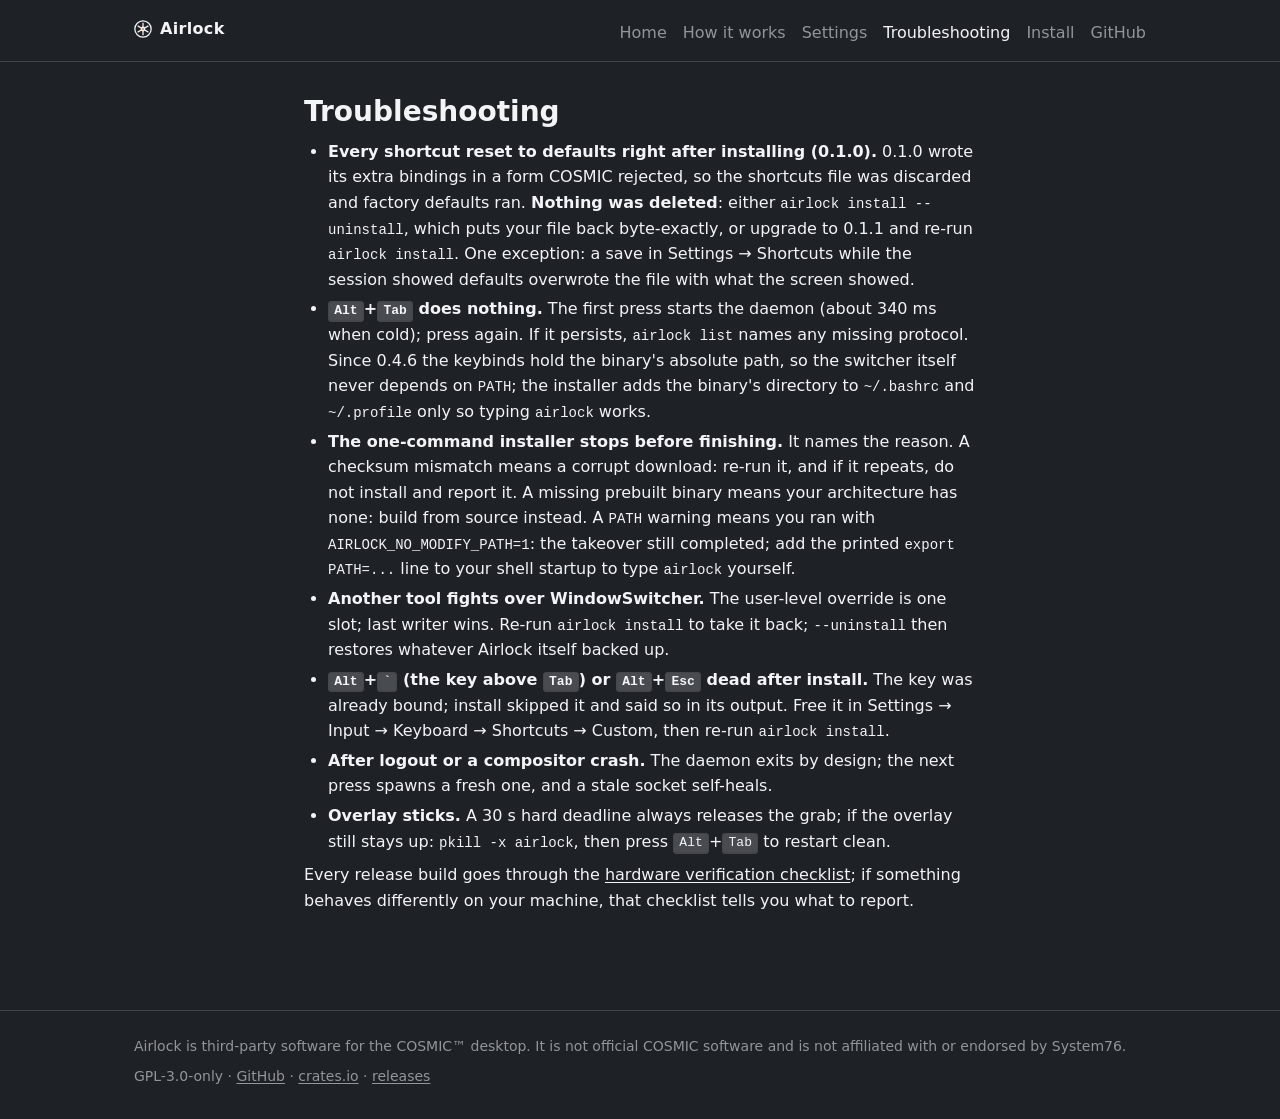
<file: site/troubleshooting.html>
<!DOCTYPE html>
<html lang="en">
<head>
<meta charset="utf-8">
<meta name="viewport" content="width=device-width, initial-scale=1">
<meta name="theme-color" content="#1E2126">
<title>Troubleshooting · Airlock</title>
<meta name="description" content="Fixes for Airlock's switcher: shortcuts reset after installing 0.1.0, Alt+Tab doing nothing, another tool fighting over WindowSwitcher, dead extra keys, daemon restarts, and a stuck overlay.">
<link rel="icon" href="assets/favicon.svg" type="image/svg+xml">
<link rel="stylesheet" href="assets/style.css">
</head>
<body>
<header>
  <div class="wrap">
    <a class="brand" href="index.html"><img src="assets/favicon.svg" width="18" height="18" alt="">Airlock</a>
    <nav>
      <a href="index.html">Home</a>
      <a href="how-it-works.html">How it works</a>
      <a href="settings.html">Settings</a>
      <a href="troubleshooting.html" aria-current="page">Troubleshooting</a>
      <a href="index.html#install">Install</a>
      <a href="https://github.com/l1br3-io/cosmic-ext-airlock">GitHub</a>
    </nav>
  </div>
</header>
<main>
  <div class="wrap">
    <h1>Troubleshooting</h1>
    <ul>
      <li><strong>Every shortcut reset to defaults right after installing
      (0.1.0).</strong> 0.1.0 wrote its extra bindings in a form COSMIC
      rejected, so the shortcuts file was discarded and factory defaults
      ran. <strong>Nothing was deleted</strong>: either
      <code>airlock install --uninstall</code>, which puts your file back
      byte-exactly, or upgrade to 0.1.1 and re-run <code>airlock
      install</code>. One exception: a save in Settings → Shortcuts while
      the session showed defaults overwrote the file with what the screen
      showed.</li>
      <li><strong><kbd>Alt</kbd>+<kbd>Tab</kbd> does nothing.</strong> The
      first press starts the daemon (about 340 ms when cold); press again.
      If it persists, <code>airlock list</code> names any missing protocol.
      Since 0.4.6 the keybinds hold the binary's absolute path, so the
      switcher itself never depends on <code>PATH</code>; the installer
      adds the binary's directory to <code>~/.bashrc</code> and
      <code>~/.profile</code> only so typing <code>airlock</code>
      works.</li>
      <li><strong>The one-command installer stops before
      finishing.</strong> It names the reason. A checksum mismatch means a
      corrupt download: re-run it, and if it repeats, do not install and
      report it. A missing prebuilt binary means your architecture has
      none: build from source instead. A <code>PATH</code> warning means
      you ran with <code>AIRLOCK_NO_MODIFY_PATH=1</code>: the takeover
      still completed; add the printed <code>export PATH=...</code> line
      to your shell startup to type <code>airlock</code> yourself.</li>
      <li><strong>Another tool fights over WindowSwitcher.</strong> The
      user-level override is one slot; last writer wins. Re-run
      <code>airlock install</code> to take it back; <code>--uninstall</code>
      then restores whatever Airlock itself backed up.</li>
      <li><strong><kbd>Alt</kbd>+<kbd>`</kbd> (the key above
      <kbd>Tab</kbd>) or <kbd>Alt</kbd>+<kbd>Esc</kbd> dead after
      install.</strong> The key was already bound; install skipped it and
      said so in its output. Free it in Settings → Input → Keyboard →
      Shortcuts → Custom, then re-run <code>airlock install</code>.</li>
      <li><strong>After logout or a compositor crash.</strong> The daemon
      exits by design; the next press spawns a fresh one, and a stale socket
      self-heals.</li>
      <li><strong>Overlay sticks.</strong> A 30 s hard deadline always
      releases the grab; if the overlay still stays up:
      <code>pkill -x airlock</code>, then press
      <kbd>Alt</kbd>+<kbd>Tab</kbd> to restart clean.</li>
    </ul>
    <p>Every release build goes through the
    <a href="https://github.com/l1br3-io/cosmic-ext-airlock/blob/main/docs/hardware-checklist.md">hardware
    verification checklist</a>; if something behaves differently on your
    machine, that checklist tells you what to report.</p>
  </div>
</main>
<footer>
  <div class="wrap">
    <p>Airlock is third-party software for the COSMIC™ desktop. It is not
    official COSMIC software and is not affiliated with or endorsed by
    System76.</p>
    <p>GPL-3.0-only ·
    <a href="https://github.com/l1br3-io/cosmic-ext-airlock">GitHub</a> ·
    <a href="https://crates.io/crates/cosmic-ext-airlock">crates.io</a> ·
    <a href="https://github.com/l1br3-io/cosmic-ext-airlock/releases">releases</a></p>
  </div>
</footer>
</body>
</html>
</file>
<file: site/assets/style.css>
/* Airlock site — one stylesheet, dark theme default.

   The tokens come from the product, never from a palette invented for
   the site: background and text are the overlay card's own colors,
   copied from src/ui.rs (Palette::dark); selected-bg, border, and muted
   are the card's derived blends — the text at 20% / 18% / 55% over the
   card, computed by the same integer math as the renderer's blend_over.
   The one addition is --hub, the app icon's amber, spent only on
   "current workspace". Spacing steps the card's 4/8 grid; hairline
   borders are the only separation, exactly as on the overlay; the
   selection band is the one fill (it hovers links the way it highlights
   rows).

   The landing page borrows the card's own grammar for its first screen:
   one 12 px frame, one inner hairline between the claim and the render,
   and the same face the overlay paints — the desktop's interface font
   (system-ui here), never a downloaded family. */

:root {
  --background: #1E2126;   /* COLOR_BACKGROUND — the card, alpha dropped: a page, not a wallpaper */
  --text: #F2F4F8;         /* COLOR_TEXT */
  --selected-bg: #484B50;  /* COLOR_SELECTED_BG — text at 20% over the card */
  --border: #44464B;       /* COLOR_BORDER — text at 18% over the card */
  --muted: #929599;        /* the row-hint color — text at 55% over the card */
  --hub: #FA9218;          /* the app icon's hub — the page's one accent, only ever "you are here" */
  --radius: 12px;          /* RADIUS — the card's corner rounding */
  --mono: ui-monospace, "Cascadia Mono", Menlo, Consolas, "Liberation Mono", monospace;
  color-scheme: dark;      /* the site is the dark card; native controls follow */
}

* { box-sizing: border-box; }

/* The selection band is the one fill, here too: selected text highlights
   the way a selected row does. */

::selection { background: var(--selected-bg); }

/* Inside the band's own fills the selection band would disappear: pre and
   kbd paint the same --selected-bg the selection uses, so highlighted
   command text looked unselectable. There the selection inverts — the
   text fill with the card's letters — still only the site's own colors. */

pre ::selection, kbd::selection { background: var(--text); color: var(--background); }

:focus-visible {
  outline: 2px solid var(--muted);
  outline-offset: 2px;
}

body {
  margin: 0;
  background: var(--background);
  color: var(--text);
  font: 16px/1.6 system-ui, -apple-system, "Segoe UI", Roboto, "Helvetica Neue", Arial, sans-serif;
}

.wrap { max-width: 720px; margin: 0 auto; padding: 0 24px; }

/* The landing page runs wider: the hero is two cells, and the sections
   are a heading column beside their text. Subpages keep the one-column
   reading measure. */

.home .wrap { max-width: 1060px; }

/* The chrome runs the landing page's width everywhere, so the header
   and footer do not jump when you move between the landing page and a
   docs page. The docs pages' own main still holds 720. */

body > header .wrap,
body > footer .wrap { max-width: 1060px; }

/* Header and footer take the card's hairline treatment: the border is
   the only separation, no shadows, no fades. */

body > header { border-bottom: 1px solid var(--border); }

body > header .wrap {
  display: flex;
  flex-wrap: wrap;
  gap: 8px 24px;
  align-items: baseline;
  justify-content: space-between;
  padding: 16px 24px;
}

.brand {
  margin: 0;
  font-weight: 600;
  letter-spacing: 0.02em;
  display: flex;
  align-items: center;
  gap: 8px;
  color: var(--text);
  text-decoration: none;
}

.brand img { flex: none; }

body > header nav { display: flex; flex-wrap: wrap; gap: 4px 16px; }

main .wrap { padding-top: 32px; padding-bottom: 48px; }

body > footer { border-top: 1px solid var(--border); margin-top: 48px; }

body > footer .wrap { padding: 24px; color: var(--muted); font-size: 0.875rem; }

body > footer p { margin: 0 0 8px; }

/* Content links underline, the way the card's hints sit in a row; the
   nav is chrome, so it stays quiet until hovered — the selection band
   fills on hover exactly as it fills the selected row. */

a {
  color: inherit;
  text-decoration: underline;
  text-underline-offset: 2px;
}

a:hover { background: var(--selected-bg); }

body > header nav a {
  text-decoration: none;
  color: var(--muted);
}

body > header nav a:hover,
body > footer a:hover,
.muted a:hover { color: var(--text); }

body > header nav a[aria-current="page"] { color: var(--text); }

/* The landing page's first screen is the card, at page scale: one 12 px
   frame around the claim, the commands, and the real render, divided by
   one inner hairline. The command block keeps the selection band as the
   page's only fill. */

.hero {
  margin-top: 16px;
  border: 1px solid var(--border);
  border-radius: var(--radius);
  overflow: clip;
}

.hero-copy { padding: 32px 24px; }

.gesture { margin: 0; color: var(--muted); font-size: 1.125rem; }

.hero .gesture kbd { font-size: 1.125rem; padding: 0.16em 0.5em; }

.hero h1 {
  font-size: clamp(2rem, 3vw, 2.5rem);
  line-height: 1.1;
  letter-spacing: -0.02em;
  margin: 16px 0 12px;
  max-width: 20ch;
}

h1, h2 { text-wrap: balance; }

/* The lede sits at the reading measure; it is the agreed one-liner, so
   the line breaks do the emphasis, not a colored word. */

.lede { font-size: 1.0625rem; line-height: 1.65; max-width: 46ch; margin: 0; }

.quick-install { margin-top: 28px; }

.quick-install pre { margin: 0; }

.fine { margin: 12px 0 0; max-width: 52ch; color: var(--muted); font-size: 0.875rem; }

.hero-card {
  margin: 0;
  padding: 32px 24px;
  border-top: 1px solid var(--border);
  display: flex;
  flex-direction: column;
  align-items: center;
  justify-content: center;
  gap: 16px;
}

.hero-card img { width: 100%; max-width: 420px; height: auto; }

.hero-card figcaption {
  display: flex;
  align-items: flex-start;
  gap: 10px;
  max-width: 42ch;
  color: var(--muted);
  font-size: 0.875rem;
  line-height: 1.55;
}

/* The favicon's hub, at its one job: marking the workspace the card is
   showing. It is the only color on the page that is not a grey. */

.hub {
  flex: none;
  width: 8px;
  height: 8px;
  margin-top: 0.5em;
  border-radius: 50%;
  background: var(--hub);
}

@media (min-width: 900px) {
  .hero { display: grid; grid-template-columns: 1.1fr 0.9fr; }
  .hero-copy {
    padding: 48px 40px 48px 48px;
    border-right: 1px solid var(--border);
    display: flex;
    flex-direction: column;
    justify-content: center;
  }
  .hero-card { border-top: 0; padding: 40px 32px; }
}

/* The narrowest phones cannot fit the compound at 32 px; dropping one
   step lets "Workspace-isolated" break only at its hyphen, never
   mid-word. */

@media (max-width: 380px) {
  .hero-copy { padding: 24px 20px; }
  .hero h1 { font-size: 1.625rem; }
  /* The two commands are the point of the page; let the band run to the
     frame's edges and step the type down rather than clip a command. */
  .quick-install { margin-left: -20px; margin-right: -20px; }
  .quick-install pre {
    border-radius: 0;
    border-left: 0;
    border-right: 0;
    padding: 12px 14px;
  }
  .quick-install pre code { font-size: 0.75rem; }
}

/* Sections read as rows of the same card: a heading column beside the
   text, one hairline above each section. Prose holds a reading measure;
   the tables are allowed the full column. */

.row-section {
  margin-top: 56px;
  padding-top: 24px;
  border-top: 1px solid var(--border);
}

.row-section > h2 {
  font-size: 1.5rem;
  letter-spacing: -0.01em;
  margin: 0 0 16px;
}

.row-section > div { min-width: 0; }

.row-section > div > :first-child { margin-top: 0; }

.row-section p { max-width: 68ch; }

/* Feature groups: a term above its list, a step below the section title
   and clear of the paragraph that follows the list before it. */

.row-section > div > h3 {
  margin: 24px 0 0;
  font-size: 1rem;
  font-weight: 600;
}

.row-section > div > h3 + ul { margin-top: 8px; }

@media (min-width: 860px) {
  .row-section {
    display: grid;
    grid-template-columns: 190px minmax(0, 1fr);
    gap: 0 48px;
  }
  .row-section > h2 { margin: 0; }
}

/* A stack of terms and sentences — the Why and the extra features. The
   hairline between rows is the same separation the card uses, and the
   term is the row's title. */

.rows {
  margin-top: 20px;
  border-top: 1px solid var(--border);
}

.row { padding: 14px 0; }

.row + .row { border-top: 1px solid var(--border); }

.row h3 { margin: 0; font-size: 1rem; font-weight: 600; }

.row p { margin: 4px 0 0; }

/* Subpage titles take the hero's step down one: same face, no browser
   default margins. */

main h1 { font-size: 1.75rem; line-height: 1.3; margin: 0; }

section { margin-top: 32px; }

h2 { font-size: 1.25rem; margin: 0 0 12px; }

p, ul { margin: 8px 0 0; }

ul { padding-left: 24px; }

li { margin-top: 4px; }

/* Tables carry the hairline grid; headers sit in the row-hint color,
   the card's own secondary text. Figures use tabular numerals — the
   card's hint band aligns its digits, and so do the performance
   figures. A key table's first column holds one chord and never wraps
   mid-chip. */

table {
  border-collapse: collapse;
  width: 100%;
  margin: 12px 0 0;
  display: block;
  overflow-x: auto;
  scrollbar-color: var(--border) transparent;
  font-variant-numeric: tabular-nums;
}

th, td {
  border: 1px solid var(--border);
  padding: 8px 12px;
  text-align: left;
  vertical-align: top;
}

th { color: var(--muted); font-weight: 600; font-size: 0.875rem; }

table.keys td:first-child { white-space: nowrap; }

/* On a phone the key table stacks: the chord becomes the row's title,
   the action sits under it. Same two-line shape as an overlay row, and
   no column of two-word wraps. */

@media (max-width: 700px) {
  table.keys { display: block; overflow: visible; border: 0; margin-top: 16px; }
  table.keys thead { display: none; }
  table.keys tbody, table.keys tr, table.keys td { display: block; width: auto; }
  table.keys tr { border-top: 1px solid var(--border); padding: 10px 0; }
  table.keys tr:last-child { border-bottom: 1px solid var(--border); }
  table.keys td { border: 0; padding: 0; }
  table.keys td + td { margin-top: 2px; color: var(--muted); }
}

/* Code blocks are the selection band: the one fill the overlay spends. */

code { font-family: var(--mono); font-size: 0.875em; }

pre {
  background: var(--selected-bg);
  border: 1px solid var(--border);
  border-radius: var(--radius);
  padding: 12px 16px;
  overflow-x: auto;
  margin: 12px 0 0;
  scrollbar-color: var(--border) transparent;
}

pre code { font-size: 0.875rem; }

/* The install commands carry one affordance: a copy button riding the
   band's own fill, top-right, out of the command's first line. The label
   states the action and the outcome — no icon, no motion, the same text
   swap the CLI spends. The radius is the band's own 8 px rung, not the
   card's 12. */
.cmd { position: relative; }

.copy {
  position: absolute;
  top: 8px;
  right: 8px;
  padding: 6px 10px;
  font-family: var(--mono);
  font-size: 0.75rem;
  line-height: 1;
  color: var(--muted);
  background: var(--selected-bg);
  border: 1px solid var(--border);
  border-radius: 8px;
  cursor: pointer;
}

.copy:hover, .copy.did { color: var(--text); }

.copy:focus-visible { outline: 1px solid var(--text); outline-offset: 1px; }

/* The demo video takes the pre's frame: one hairline and the 12 px
   radius. It holds the prose measure, not the full column — a five-minute
   recording is reference material, not a second hero, and at 68ch it sits
   at the same left edge as the paragraph that introduces it.
   preload="none" and the poster keep the section free until the visitor
   presses play — the 9.4 MB recording never loads by accident. */

.demo-video { margin: 16px 0 0; max-width: 68ch; }

.demo-video video {
  display: block;
  width: 100%;
  height: auto;
  aspect-ratio: 16 / 9;
  border: 1px solid var(--border);
  border-radius: var(--radius);
  background: var(--background);
}

/* Keycaps: the row-hint keycaps — mono, the selection band behind, the
   hairline around, a deeper bottom edge for the cap's depth. */

kbd {
  font-family: var(--mono);
  font-size: 0.8125rem;
  color: var(--text);
  background: var(--selected-bg);
  border: 1px solid var(--border);
  border-bottom-width: 2px;
  border-radius: 4px;
  padding: 0.1em 0.4em;
  white-space: nowrap;
}

.muted { color: var(--muted); }
</file>
